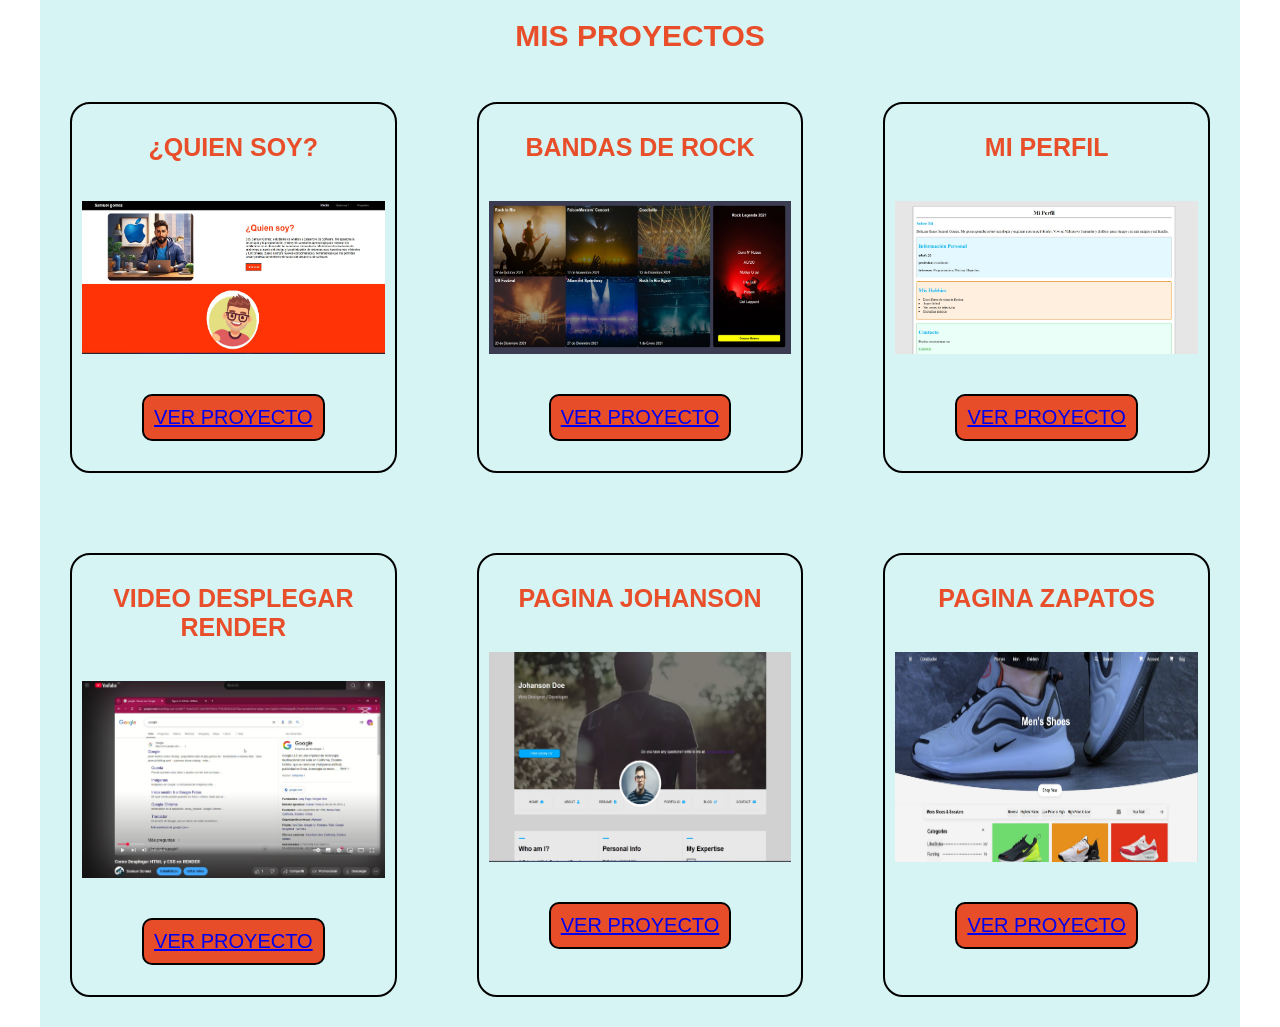
<file: index.html>
<!DOCTYPE html>
<html lang="en">

<head>
    <meta charset="UTF-8">
    <meta name="viewport" content="width=device-width, initial-scale=1.0">
    <link rel="stylesheet" href="styles.css">
    <title>Proyecto Samuel Gomez</title>
</head>

<body>
    <div class="page">
        <div >
            <h1>MIS PROYECTOS</h1>
        </div>
        <div class="container">
            <div class="proyecto1">
                <h2>¿QUIEN SOY?</h2>
                <img src="/img/1.jpg" alt="">
                <button>
                    <a href="/QUIEN SOY/index.html" target="_blank">VER PROYECTO</a>
                </button>
            </div>
            <div class="proyecto2">
                <h2>BANDAS DE ROCK</h2>
                <img src="/img/2.jpg" alt="">
                <button>
                    <a href="/bandas de rock/index.html" target="_blank">VER PROYECTO</a>
                </button>
            </div>
            <div class="proyecto3">
                <h2>MI PERFIL</h2>
                <img src="/img/3.jpg" alt="">
                <button>
                    <a href="/MI PERFIL/index.html" target="_blank">VER PROYECTO</a>
                </button>
            </div >
            <div class="proyecto4">
                <h2>VIDEO DESPLEGAR RENDER</h2>
                <img src="/img/4.jpg" alt="">
                <button>
                    <a href="https://youtu.be/msJDXHGS7AU" target="_blank">VER PROYECTO</a>
                </button>
            </div>
            <div class="proyecto5">
                <h2>PAGINA JOHANSON</h2>
                <img src="/img/5.jpg" alt="">
                <button>
                    <a href="/pagina_johanson/index.html" target="_blank">VER PROYECTO</a>
                </button>
            </div>
            <div class="proyecto5">
                <h2>PAGINA ZAPATOS</h2>
                <img src="/img/zapatos.jpg" alt="">
                <button>
                    <a href="/pagina zapatos/index.html" target="_blank">VER PROYECTO</a>
                </button>
            </div>
        </div>
    </div>
</body>


</html>
</file>
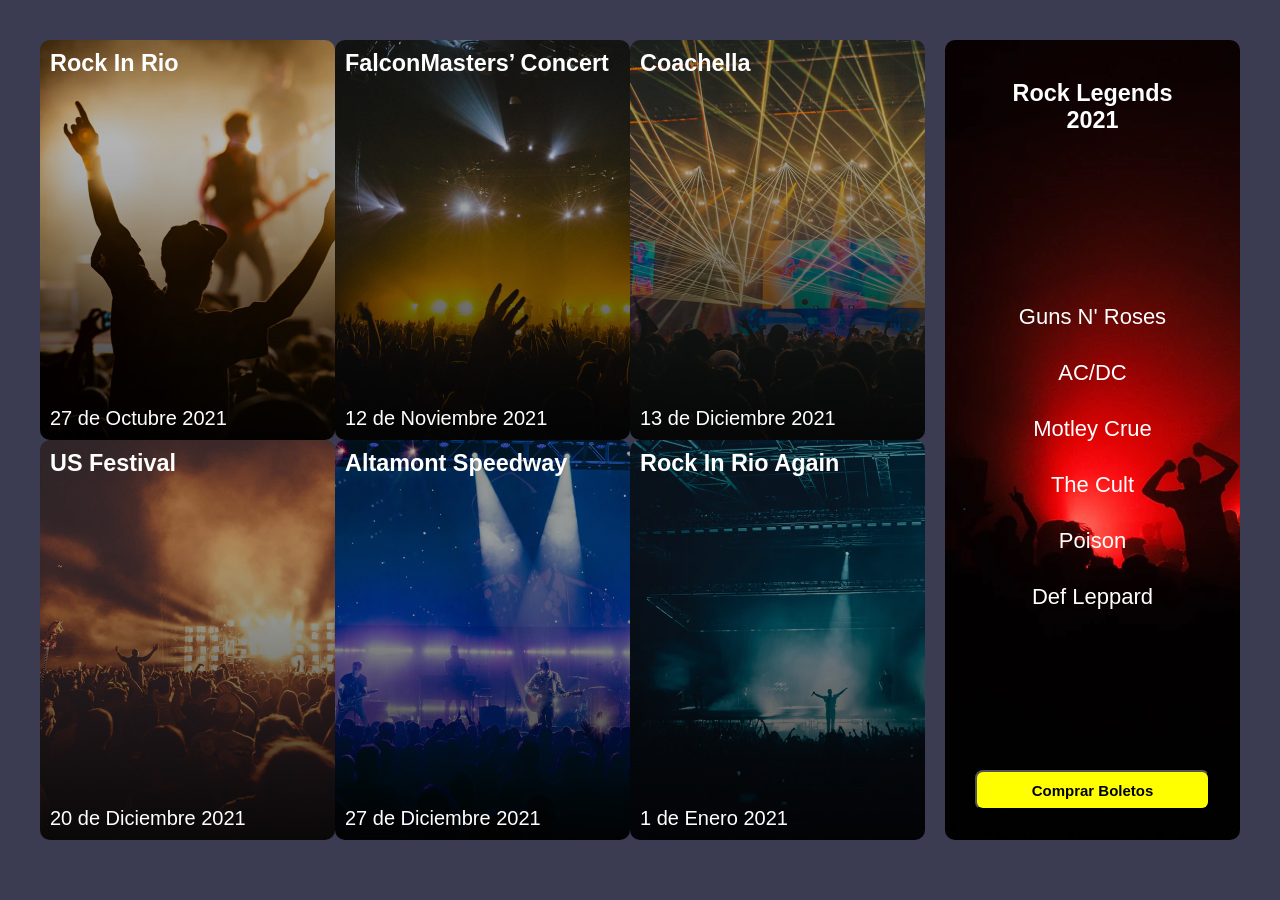
<file: bandas de rock/index.html>
<!DOCTYPE html>
<html lang="en">

<head>
	<meta charset="UTF-8">
	<meta http-equiv="X-UA-Compatible" content="IE=edge">
	<meta name="viewport" content="width=device-width, initial-scale=1.0">
	<link rel="preconnect" href="https://fonts.googleapis.com">
	<link rel="preconnect" href="https://fonts.gstatic.com" crossorigin>
	<link href="https://fonts.googleapis.com/css2?family=Roboto:wght@400;700&display=swap" rel="stylesheet">
	<link rel="stylesheet" href="/bandas de rock/estilos.css">
	<title>Flexbox vs CSS Grid</title>
</head>

<body>
	<div class="contenedor">
		<div class="contenedor-conciertos">
			<div class="card" style="background-image: url('./img/1.jpg')">
				<div class="textos">
					<h3>Rock In Rio</h3>
					<p>27 de Octubre 2021</p>
				</div>
			</div>
			<div class="card" style="background-image: url('./img/2.jpg')">
				<div class="textos">
					<h3>FalconMasters’ Concert</h3>
					<p>12 de Noviembre 2021</p>
				</div>
			</div>
			<div class="card" style="background-image: url('./img/3.jpg')">
				<div class="textos">
					<h3>Coachella</h3>
					<p>13 de Diciembre 2021</p>
				</div>
			</div>

			<div class="card" style="background-image: url('./img/4.jpg')">
				<div class="textos">
					<h3>US Festival</h3>
					<p>20 de Diciembre 2021</p>
				</div>
			</div>
			<div class="card" style="background-image: url('./img/5.jpg')">
				<div class="textos">
					<h3>Altamont Speedway</h3>
					<p>27 de Diciembre 2021</p>
				</div>
			</div>
			<div class="card" style="background-image: url('./img/6.jpg')">
				<div class="textos">
					<h3>Rock In Rio Again</h3>
					<p>1 de Enero 2021</p>
				</div>
			</div>
		</div>

		<div class="banner" style="background-image: url('./img/banner.jpg')">
			<h3>Rock Legends 2021</h3>

			<ul>
				<li>Guns N' Roses</li>
				<li>AC/DC</li>
				<li>Motley Crue</li>
				<li>The Cult</li>
				<li>Poison</li>
				<li>Def Leppard</li>
			</ul>
			<button class="boton">Comprar Boletos</button>
		</div>
	</div>
</body>

</html>
</file>
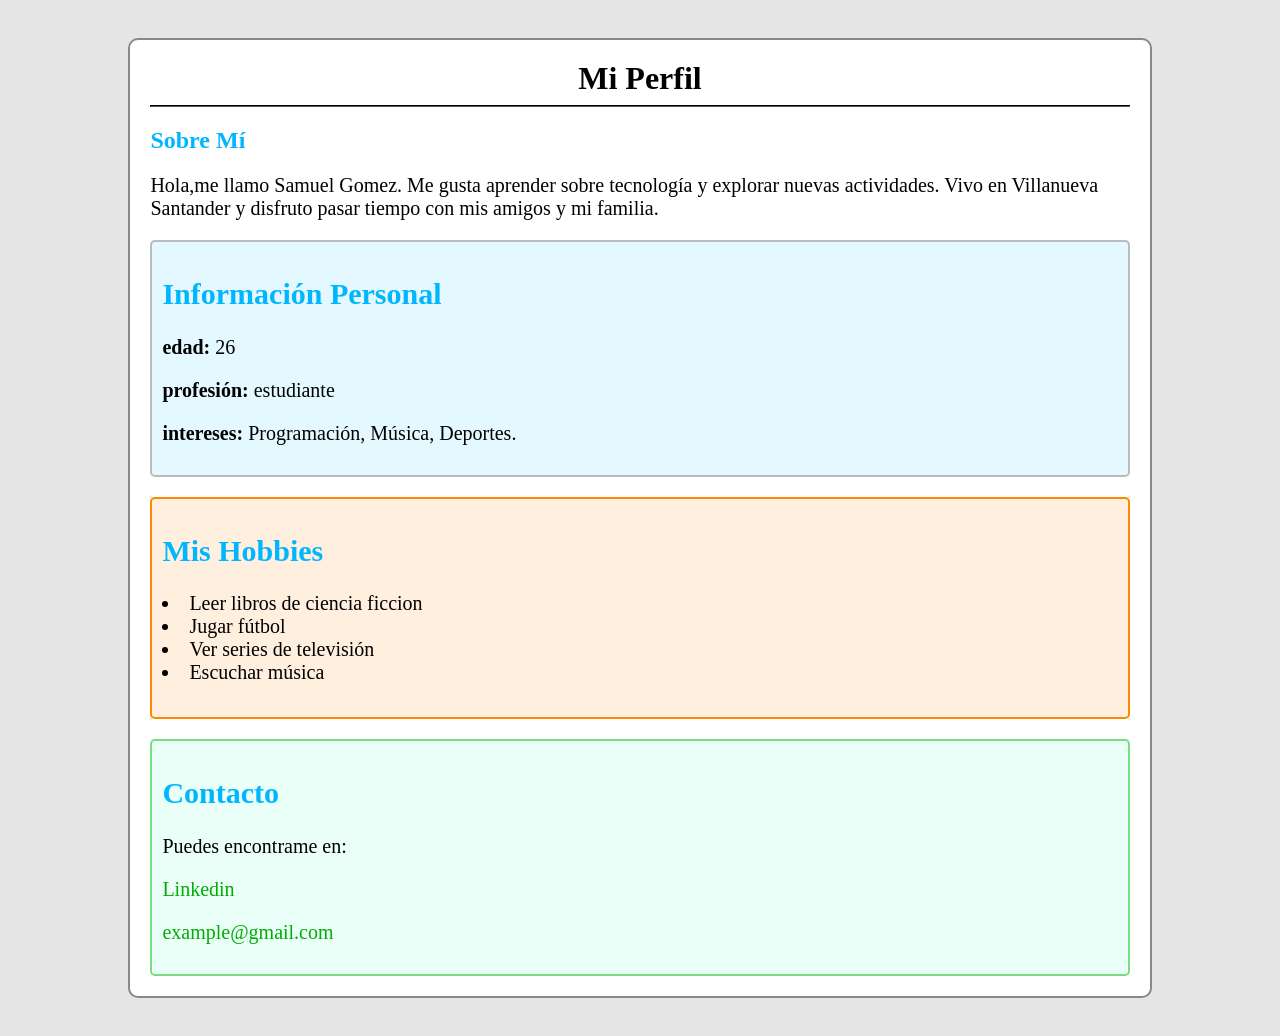
<file: MI PERFIL/index.html>
<!DOCTYPE html>
<html lang="en">

<head>
    <meta charset="UTF-8">
    <meta name="viewport" content="width=device-width, initial-scale=1.0">
    <title>ejercicio 1</title>
    <link rel="stylesheet" href="/MI PERFIL/styles.css">
</head>

<body>
    <div class="principal">
        <h1>Mi Perfil</h1>
        <HR>
        <h2> Sobre Mí</h2>
        <P>Hola,me llamo Samuel Gomez. Me gusta aprender sobre tecnología y explorar nuevas actividades. Vivo en
            Villanueva Santander y disfruto pasar tiempo con mis amigos y mi familia.</P>
        <div class="inf">
            <h2>Información Personal</h2>
            <p><strong>edad:</strong> 26</p>
            <p><strong>profesión:</strong> estudiante</p>
            <p><strong>intereses:</strong> Programación, Música, Deportes.</p>
        </div>
        <div class="list">
            <h2>Mis Hobbies</h2>
            <li>Leer libros de ciencia ficcion</li>
            <li>Jugar fútbol</li>
            <li>Ver series de televisión</li>
            <li>Escuchar música</li>
            <br>
        </div>

        <div class="cont">
            <h2>Contacto</h2>
            <p>Puedes encontrame en:</p>
            <p class="like">Linkedin</p>
            <p class="mail">example@gmail.com</p>

        </div>
    </div>

</body>

</html>
</file>
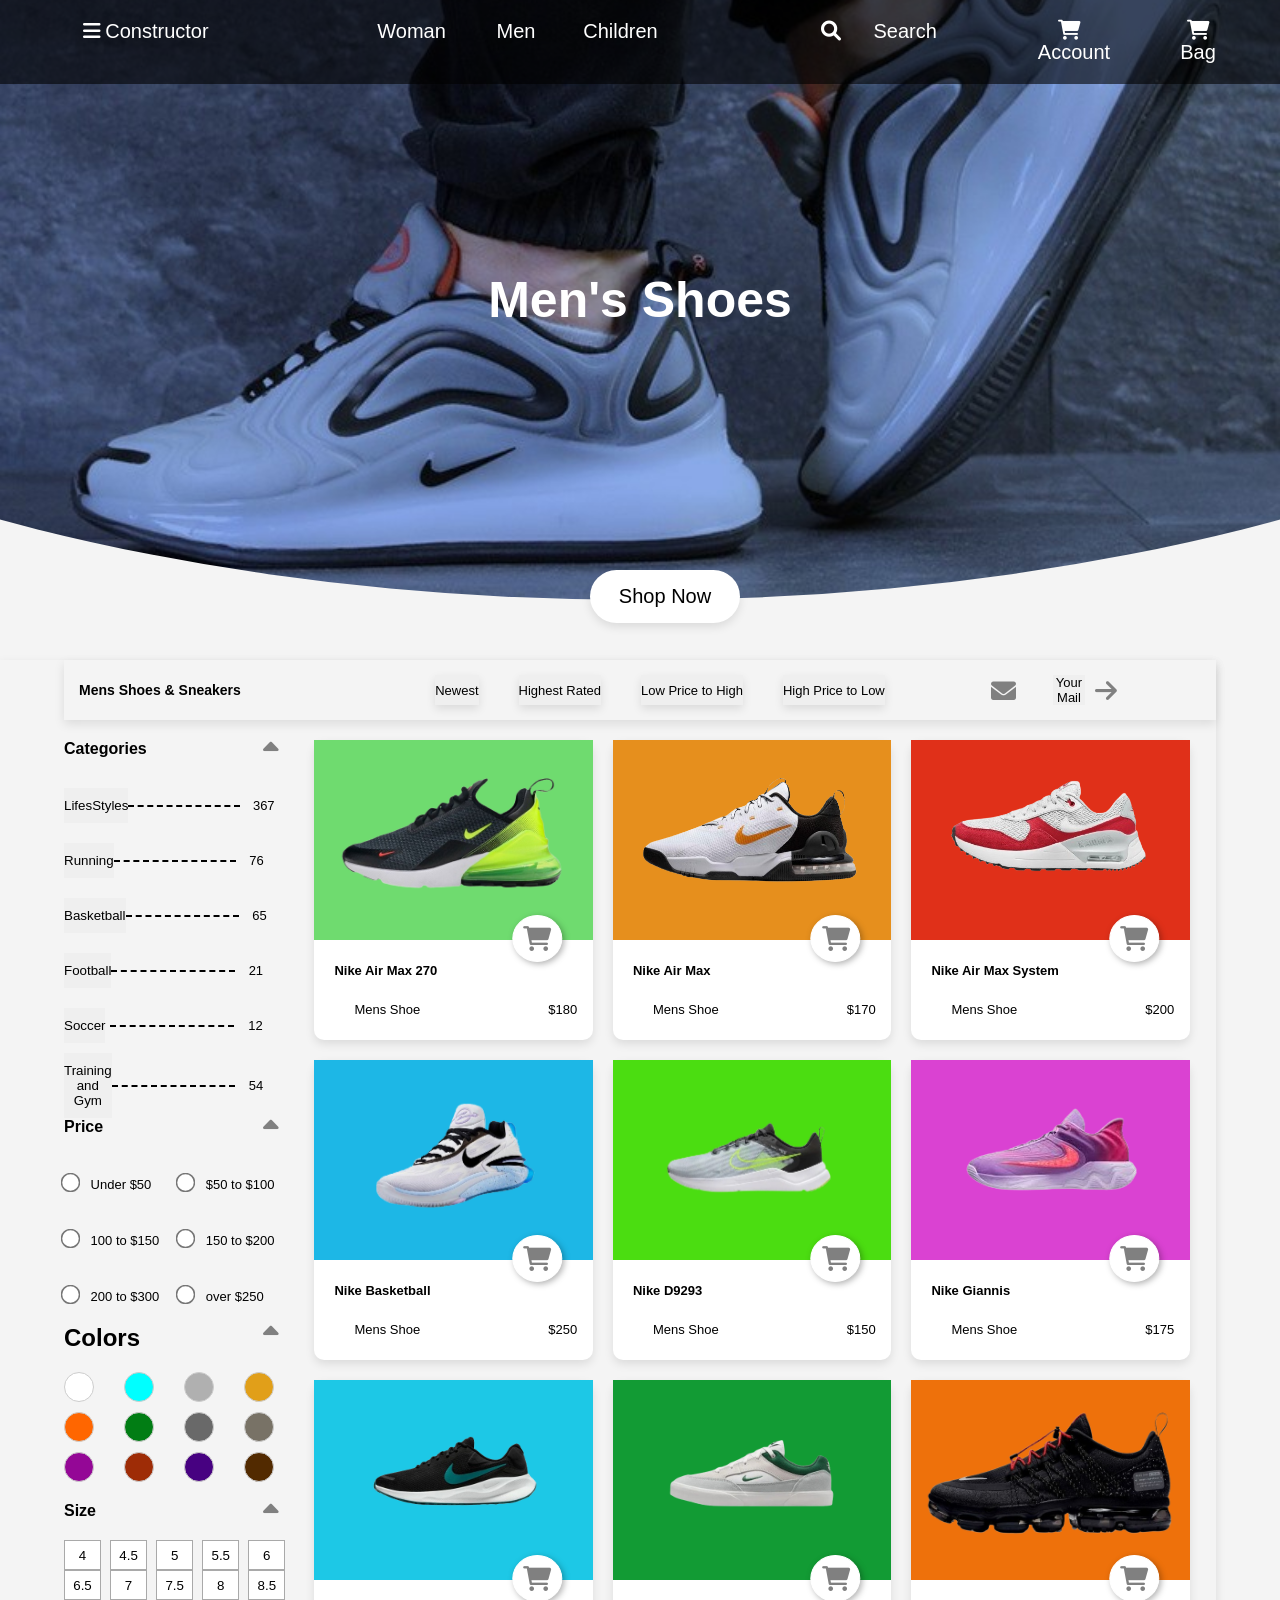
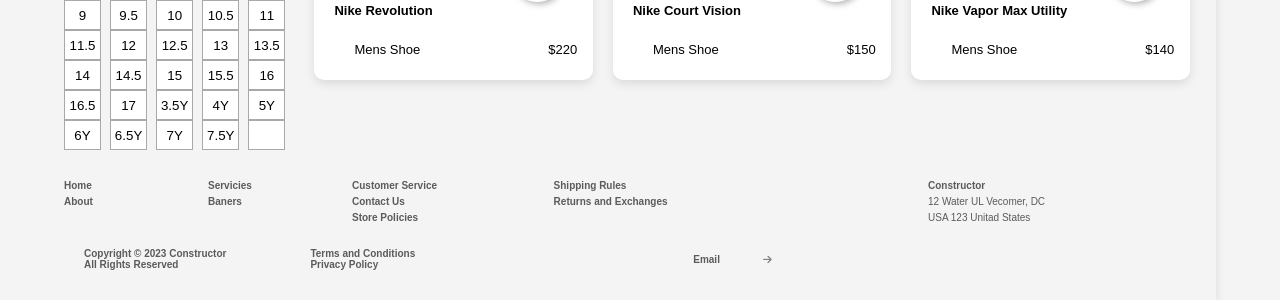
<file: pagina zapatos/index.html>
<!DOCTYPE html>

<html lang="en">

<head>
    <meta charset="UTF-8">
    <meta name="viewport" content="width=device-width, initial-scale=1.0">
    <title>Men's Shoes</title>
    <link rel="stylesheet" href="/pagina zapatos/styles.css">
    <link rel="stylesheet" href="https://cdnjs.cloudflare.com/ajax/libs/font-awesome/6.0.0/css/all.min.css">

</head>

<body>
    <header>
        <div class="constructor">
            <i id="iconheader" class="fa-solid fa-bars"></i>
            <button class="hedboton"> Constructor </button>
        </div>

        <div>
            <button class="hedboton">Woman </button>
            <button class="hedboton">Men </button>
            <button class="hedboton">Children </button>
        </div>
        <div>
            <div class="colmuna4-2">
                <i id="iconheader" class="fa fa-search"></i>
                <button class="hedboton"> Search </button>
            </div>
        </div>
        <div class="columna4">
            <div class="colmuna4-2">
                <i id="iconheader" class="fa-solid fa-cart-shopping"></i>
                <button class="hedboton"> Account </button>
            </div>

            <div class="colmuna4-3">
                <i id="iconheader" class="fa-solid fa-cart-shopping"></i>
                <button class="hedboton">Bag</button>
            </div>



        </div>
    </header>
    <div class="principal">
        <div class="hero">
            <h1>Men's Shoes</h1>
        </div>

        <div class="shop">
            <button>Shop Now</button>
        </div>


        <div class="menu">
            <div class="filters">
                <div class="filter-mens">
                    <h2>Mens Shoes & Sneakers</h2>
                </div>
                <div class="filter-options">
                    <button>Newest</button>
                    <button>Highest Rated</button>
                    <button>Low Price to High</button>
                    <button>High Price to Low</button>
                </div>
                <div class="filter-options2">
                    <div class="yourmail">
                        <i id="mailboton" class="fa-solid fa-envelope"></i>
                        <button>Your Mail</button>
                         <i id="mailboton" class="fa-solid fa-arrow-right"></i>
                    </div>

                </div>
            </div>
            <div class="submenu">
                <div class="categorias">
                    <div class="categoria1">
                        <div class="titulocategoria">
                            <h2>Categories</h2>
                            <i class="fa-solid fa-sort-up"></i>
                        </div>


                        <div class="subcategoria">
                            <div><button>LifesStyles</button></div>
                            <div>
                                <hr class="linea">
                            </div>
                            <div>
                                <p>367</p>
                            </div>
                        </div>
                        <div class="subcategoria">
                            <div><button>Running</button></div>
                            <div>
                                <hr class="linea">
                            </div>
                            <div>
                                <p>76</p>
                            </div>
                        </div>
                        <div class="subcategoria">
                            <div><button>Basketball</button></div>
                            <div>
                                <hr class="linea">
                            </div>
                            <div>
                                <p>65</p>
                            </div>
                        </div>
                        <div class="subcategoria">
                            <div><button>Football</button></div>
                            <div>
                                <hr class="linea">
                            </div>
                            <div>
                                <p>21</p>
                            </div>
                        </div>
                        <div class="subcategoria">
                            <div><button>Soccer</button></div>
                            <div>
                                <hr class="linea">
                            </div>
                            <div>
                                <p>12</p>
                            </div>
                        </div>
                        <div class="subcategoria">
                            <div><button>Training and Gym</button></div>
                            <div>
                                <hr class="linea">
                            </div>
                            <div>
                                <p>54</p>
                            </div>
                        </div>
                    </div>
                    <div class="categoria2">
                        <div class="titulocategoria">
                            <h2>Price</h2>
                            <i class="fa-solid fa-sort-up"></i>
                        </div>
                        <div class="precios">
                            <label class="seleccion">
                                <input type="radio" name="name" class="radio-button">
                                Under $50
                            </label>
                            <label class="seleccion">
                                <input type="radio" name="name" class="radio-button">
                                $50 to $100
                            </label>
                            <label class="seleccion">
                                <input type="radio" name="name" class="radio-button">
                                100 to $150
                            </label>
                            <label class="seleccion">
                                <input type="radio" name="name" class="radio-button">
                                150 to $200
                            </label>
                            <label class="seleccion">
                                <input type="radio" name="name" class="radio-button">
                                200 to $300
                            </label>
                            <label class="seleccion">
                                <input type="radio" name="name" class="radio-button">
                                over $250
                            </label>
                        </div>
                    </div>
                    <div class="categoria3">
                        <div class="titulocategoria">
                            <h2>Colors</h2>
                            <i class="fa-solid fa-sort-up"></i>
                        </div>
                        <div class="colores">
                            <button class="boton-1"></button>
                            <button class="boton-2"></button>
                            <button class="boton-3"></button>
                            <button class="boton-4"></button>
                            <button class="boton-5"></button>
                            <button class="boton-6"></button>
                            <button class="boton-7"></button>
                            <button class="boton-8"></button>
                            <button class="boton-9"></button>
                            <button class="boton-10"></button>
                            <button class="boton-11"></button>
                            <button class="boton-12"></button>
                        </div>
                    </div>
                    <div class="categoria4">
                        <div class="titulocategoria">
                            <h2>Size</h2>
                            <i class="fa-solid fa-sort-up"></i>
                        </div>
                        <div class="sizes">
                            <button class="boton">4</button>
                            <button class="boton">4.5</button>
                            <button class="boton">5</button>
                            <button class="boton">5.5</button>
                            <button class="boton">6</button>
                            <button class="boton">6.5</button>
                            <button class="boton">7</button>
                            <button class="boton">7.5</button>
                            <button class="boton">8</button>
                            <button class="boton">8.5</button>
                            <button class="boton">9</button>
                            <button class="boton">9.5</button>
                            <button class="boton">10</button>
                            <button class="boton">10.5</button>
                            <button class="boton">11</button>
                            <button class="boton">11.5</button>
                            <button class="boton">12</button>
                            <button class="boton">12.5</button>
                            <button class="boton">13</button>
                            <button class="boton">13.5</button>
                            <button class="boton">14</button>
                            <button class="boton">14.5</button>
                            <button class="boton">15</button>
                            <button class="boton">15.5</button>
                            <button class="boton">16</button>
                            <button class="boton">16.5</button>
                            <button class="boton">17</button>
                            <button class="boton">3.5Y</button>
                            <button class="boton">4Y</button>
                            <button class="boton">5Y</button>
                            <button class="boton">6Y</button>
                            <button class="boton">6.5Y</button>
                            <button class="boton">7Y</button>
                            <button class="boton">7.5Y</button>
                            <button class="boton"></button>

                        </div>
                    </div>
                </div>
                <div class="products">
                    <div class="product">
                        <div class="imgshoe">
                            <img class="img1" src="/pagina zapatos/img/nike270.png" alt="Nike Air Max 270">
                        </div>
                        <div class="icono">
                            <button><i class="fa-solid fa-cart-shopping"></i> </button>
                        </div>
                        <div class="descripcion">
                            <h3>Nike Air Max 270</h3>
                            <div class="shoemen">
                                <p>Mens Shoe</p>
                                <p>$180</p>
                            </div>
                        </div>
                    </div>
                    <div class="product">
                        <div class="imgshoe1">
                            <img class="img1" src="/pagina zapatos/img/nikeairmax.png" alt="Nike Air Max">
                        </div>
                        <div class="icono">
                            <button><i class="fa-solid fa-cart-shopping"></i> </button>
                        </div>
                        <div class="descripcion">
                            <h3>Nike Air Max</h3>
                            <div class="shoemen">
                                <p>Mens Shoe</p>
                                <p>$170</p>
                            </div>
                        </div>
                    </div>
                    <div class="product">
                        <div class="imgshoe2">
                            <img class="img1" src="/pagina zapatos/img/nikeairmaxsystm.png" alt="Nike Air Max 270">
                        </div>
                        <div class="icono">
                            <button><i class="fa-solid fa-cart-shopping"></i> </button>
                        </div>
                        <div class="descripcion">
                            <h3>Nike Air Max System</h3>
                            <div class="shoemen">
                                <p>Mens Shoe</p>
                                <p>$200</p>
                            </div>
                        </div>
                    </div>
                    <div class="product">
                        <div class="imgshoe3">
                            <img src="/pagina zapatos/img/nikebasketball.png" alt="Nike Air Max 270">
                        </div>
                        <div class="icono">
                            <button><i class="fa-solid fa-cart-shopping"></i> </button>
                        </div>
                        <div class="descripcion">
                            <h3>Nike Basketball</h3>
                            <div class="shoemen">
                                <p>Mens Shoe</p>
                                <p>$250</p>
                            </div>
                        </div>
                    </div>
                    <div class="product">
                        <div class="imgshoe4">
                            <img src="/pagina zapatos/img/nikedd9293.png" alt="Nike Air Max 270">
                        </div>
                        <div class="icono">
                            <button><i class="fa-solid fa-cart-shopping"></i> </button>
                        </div>
                        <div class="descripcion">
                            <h3>Nike D9293</h3>
                            <div class="shoemen">
                                <p>Mens Shoe</p>
                                <p>$150</p>
                            </div>
                        </div>
                    </div>
                    <div class="product">
                        <div class="imgshoe5">
                            <img src="/pagina zapatos/img/nikegiannis.png" alt="Nike Air Max 270">
                        </div>
                        <div class="icono">
                            <button><i class="fa-solid fa-cart-shopping"></i> </button>
                        </div>
                        <div class="descripcion">
                            <h3>Nike Giannis</h3>
                            <div class="shoemen">
                                <p>Mens Shoe</p>
                                <p>$175</p>
                            </div>
                        </div>
                    </div>
                    <div class="product">
                        <div class="imgshoe6">
                            <img src="/pagina zapatos/img/nikerevolution.png" alt="Nike Air Max 270">
                        </div>
                        <div class="icono">
                            <button><i class="fa-solid fa-cart-shopping"></i> </button>
                        </div>
                        <div class="descripcion">
                            <h3>Nike Revolution</h3>
                            <div class="shoemen">
                                <p>Mens Shoe</p>
                                <p>$220</p>
                            </div>
                        </div>
                    </div>
                    <div class="product">
                        <div class="imgshoe7">
                            <img src="/pagina zapatos/img/nikesbmalo.png" alt="Nike Air Max 270">
                        </div>
                        <div class="icono">
                            <button><i class="fa-solid fa-cart-shopping"></i> </button>
                        </div>
                        <div class="descripcion">
                            <h3>Nike Court Vision</h3>
                            <div class="shoemen">
                                <p>Mens Shoe</p>
                                <p>$150</p>
                            </div>
                        </div>
                    </div>
                    <div class="product">
                        <div class="imgshoe8">
                            <img src="/pagina zapatos/img/nikevapormax.png" alt="Nike Air Max 270">
                        </div>
                        <div class="icono">
                            <button><i class="fa-solid fa-cart-shopping"></i> </button>
                        </div>
                        <div class="descripcion">
                            <h3>Nike Vapor Max Utility</h3>
                            <div class="shoemen">
                                <p>Mens Shoe</p>
                                <p>$140</p>
                            </div>
                        </div>
                    </div>


                </div>

                
            </div>
            <footer>
                <div class="foote">
                    <div class="sesion1">

                        <div>
                            <h3>Home</h3>
                            <h3>About</h3>
                        </div>
                        <div>
                            <h3>Servicies</h3>
                            <h3>Baners</h3>
                        </div>


                    </div>
                </div>
                <div class="sesion2">
                    <div>
                        <h3>Customer Service</h3>
                        <h3>Contact Us</h3>
                        <h3>Store Policies</h3>
                    </div>
                    <div>
                        <h3>Shipping Rules</h3>
                        <h3>Returns and Exchanges</h3>
                    </div>
                </div>
                <div class="sesion3">

                    <div>
                        <h2>Constructor</h2>
                    </div>
                    <div>
                        <p>12 Water UL Vecomer, DC</p>
                        <p>USA 123 Unitad States</p>
                    </div>
                </div>
        </footer>
     <div class="termsandconditions">
            <div>
                <h3>Copyright © 2023 Constructor</h3>
                <h3>All Rights Reserved</h3>
            </div>
            <div>
                <h3>Terms and Conditions</h3>
                <h3>Privacy Policy</h3>
            </div>
            <div class="mailfooter">
                <h3>Email</h3>
                <i id="mailboton" class="fa-solid fa-arrow-right"></i>
            </div>
        </div>
    </div>

    </div>
</body>

</html>
</file>
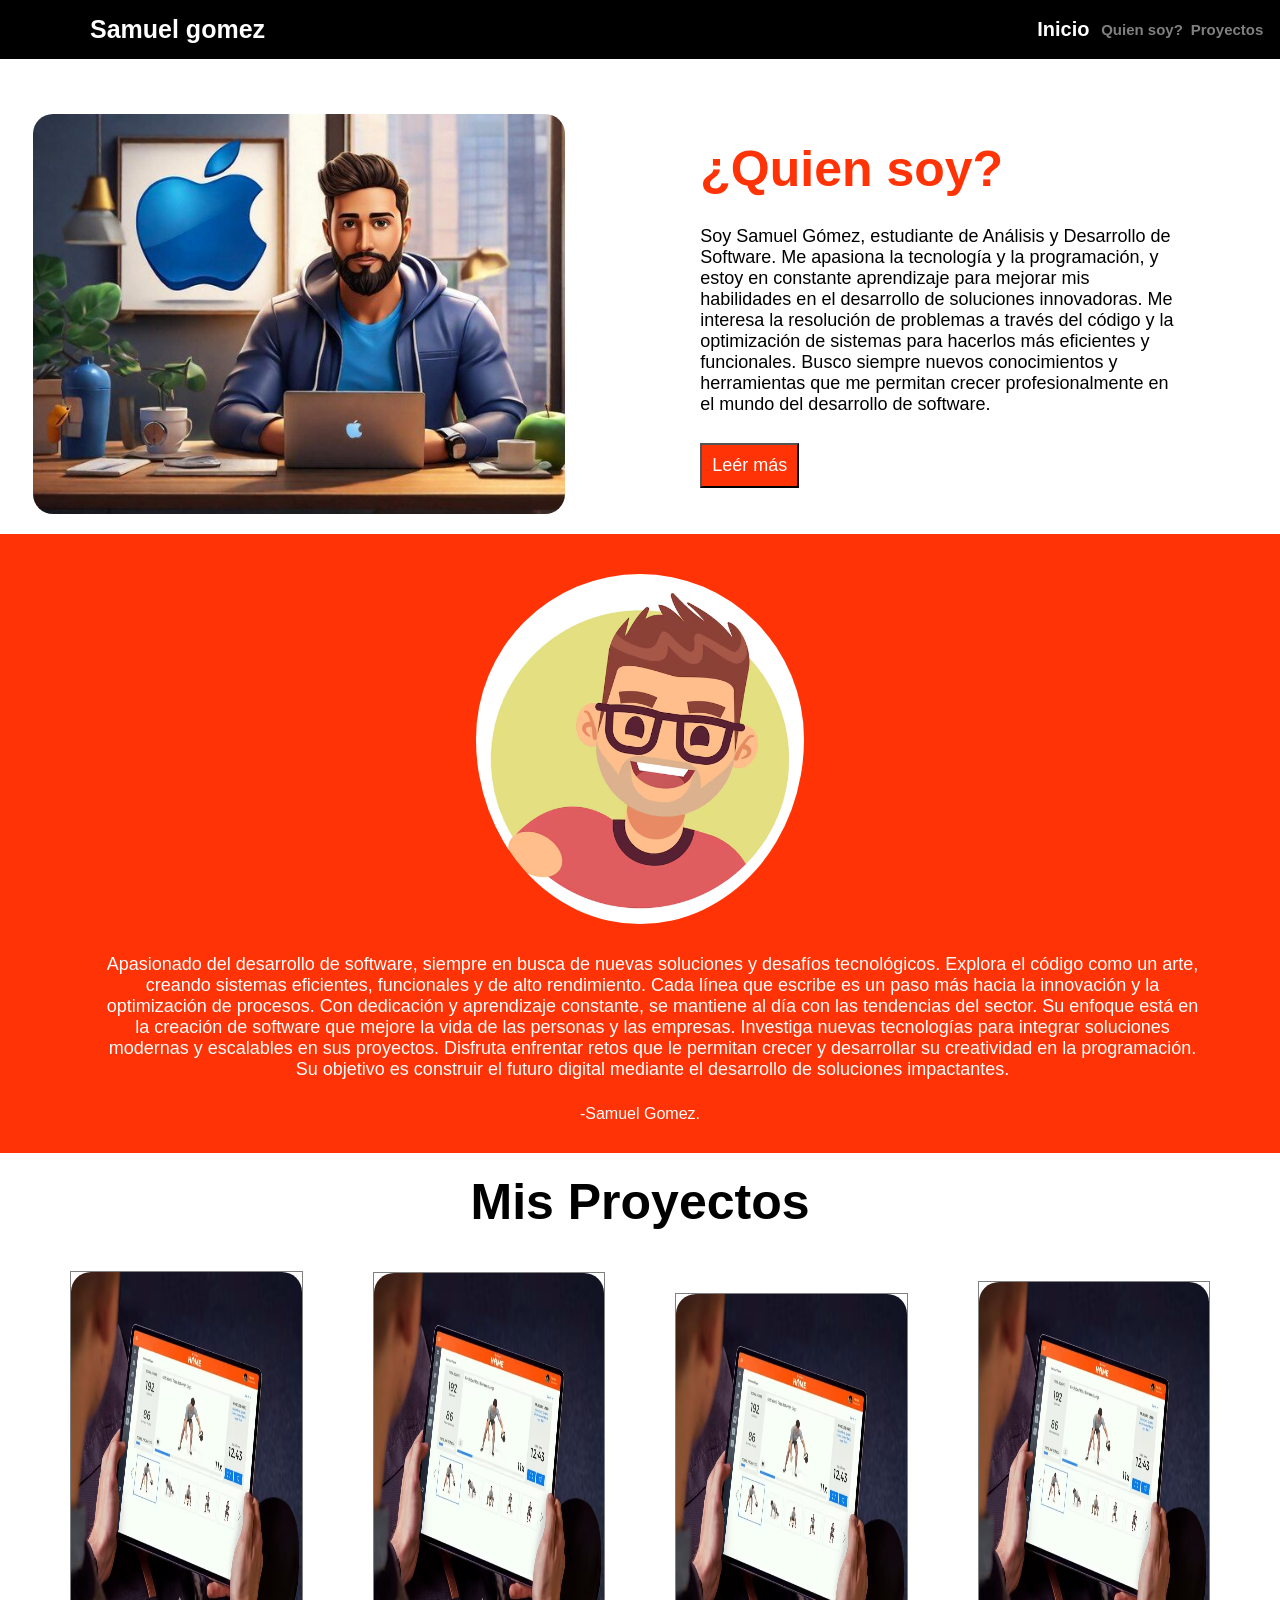
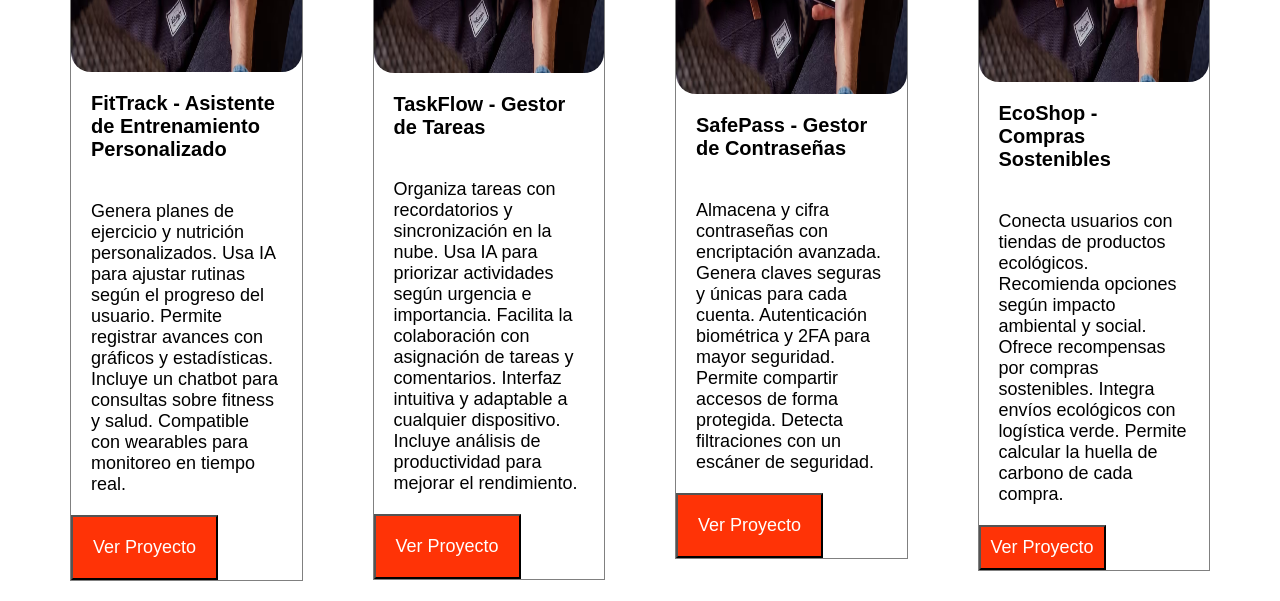
<file: QUIEN SOY/index.html>
<!DOCTYPE html>
<html lang="en">
<head>
    <meta charset="UTF-8">
    <meta name="viewport" content="width=device-width, initial-scale=1.0">
    <title>Document</title>
    <link rel="stylesheet" href="/QUIEN SOY/styles.css">
</head>
<body>
    <header>
        <h1 class="name">Samuel gomez</h1>
        <h2>Inicio</h2>
        <h3>Quien soy?</h3>
        <h3>Proyectos</h3>
    </header>
    <div class="container">
        <div class="im">
            <div>
                <img src=img/1.jpg>
            </div>
            <div class="imtext">
                <h1>¿Quien soy?</h1>
                <br>
                <p>Soy Samuel Gómez, estudiante de Análisis y Desarrollo de Software. Me apasiona la tecnología y la
                    programación, y estoy en constante aprendizaje para mejorar mis habilidades en el desarrollo de
                    soluciones innovadoras.
                    Me interesa la resolución de problemas a través del código y la optimización de sistemas para
                    hacerlos más eficientes y funcionales. Busco siempre nuevos conocimientos y herramientas que me
                    permitan crecer profesionalmente en el mundo del desarrollo de software. </p>
                <br>
                <button>Leér más</button>
            </div>
        </div>
        <div class="perfil">
            <div>
                <img class="img2" src="img/2.jpg">
            </div>
            <div>
                <p class="perfilp">Apasionado del desarrollo de software, siempre en busca de nuevas soluciones y
                    desafíos tecnológicos.
                    Explora el código como un arte, creando sistemas eficientes, funcionales y de alto rendimiento.
                    Cada línea que escribe es un paso más hacia la innovación y la optimización de procesos.
                    Con dedicación y aprendizaje constante, se mantiene al día con las tendencias del sector.
                    Su enfoque está en la creación de software que mejore la vida de las personas y las empresas.
                    Investiga nuevas tecnologías para integrar soluciones modernas y escalables en sus proyectos.
                    Disfruta enfrentar retos que le permitan crecer y desarrollar su creatividad en la programación.
                    Su objetivo es construir el futuro digital mediante el desarrollo de soluciones impactantes.</p>
                <footer>-Samuel Gomez.</footer>
            </div>
        </div>
        <h1 class="titulproyect">Mis Proyectos</h1>
        <div class="proyectos">
            <div>
                <div class="titbaners">
                    <img class="imgproyect" src="img/3.jpg">
                    <h2 class="enunciado">FitTrack - Asistente de Entrenamiento Personalizado</h2>
                    <p class="enunciado">Genera planes de ejercicio y nutrición personalizados.
                        Usa IA para ajustar rutinas según el progreso del usuario.
                        Permite registrar avances con gráficos y estadísticas.
                        Incluye un chatbot para consultas sobre fitness y salud.
                        Compatible con wearables para monitoreo en tiempo real.</p>
                    <button class="enunciado">Ver Proyecto</button>
                </div>
            </div>
            <div>
                <div class="titbaners">
                    <img class="imgproyect" src="img/3.jpg">
                    <h2 class="enunciado">TaskFlow - Gestor de Tareas</h2>
                    <p class="enunciado">Organiza tareas con recordatorios y sincronización en la nube.
                        Usa IA para priorizar actividades según urgencia e importancia.
                        Facilita la colaboración con asignación de tareas y comentarios.
                        Interfaz intuitiva y adaptable a cualquier dispositivo.
                        Incluye análisis de productividad para mejorar el rendimiento.</p>
                    <button class="enunciado">Ver Proyecto</button>
                </div>
            </div>
            <div>
                <div class="titbaners">
                    <img class="imgproyect" src="img/3.jpg">
                    <h2 class="enunciado">SafePass - Gestor de Contraseñas</h2>
                    <p class="enunciado">Almacena y cifra contraseñas con encriptación avanzada.
                        Genera claves seguras y únicas para cada cuenta.
                        Autenticación biométrica y 2FA para mayor seguridad.
                        Permite compartir accesos de forma protegida.
                        Detecta filtraciones con un escáner de seguridad.</p>
                    <button class="enunciado">Ver Proyecto</button>
                </div>
            </div>
            <div>
                <div class="titbaners">
                    <img class="imgproyect" src="img/3.jpg">
                    <h2 class="enunciado">EcoShop - Compras Sostenibles</h2>
                    <p class="enunciado">Conecta usuarios con tiendas de productos ecológicos.
                        Recomienda opciones según impacto ambiental y social.
                        Ofrece recompensas por compras sostenibles.
                        Integra envíos ecológicos con logística verde.
                        Permite calcular la huella de carbono de cada compra.</p>
                    <button class="bot">Ver Proyecto</button>
                </div>
            </div>
</body>
</html>
</file>
<file: styles.css>
*{
    margin: 0;
    padding: 0;
}
.page{
    background-color: rgba(40, 194, 194, 0.183);
    max-width: 1200px;
    margin: 0 auto;
}
.container {
    display: grid;
    grid-template-columns: 1fr 1fr 1fr;
    justify-items: center;
    gap: 80px;
    padding: 30px;
    
}

img {
    width: 100%;
    height: 50%;
    margin: 20px;
}

.proyecto1,.proyecto2,.proyecto3,.proyecto4,.proyecto5 {
    display: flex;
    flex-direction: column;
    justify-items: center;
    align-items: center;
    padding: 10px;
    border: 2px solid black;
    border-radius: 20px;
}


button{
    background-color: rgba(233, 63, 24, 0.923);
    color: white;
    border: 2px solid black;
    border-radius: 10px;
    padding: 10px;
    margin: 20px;
    font-size: 20px;
}
h1{
    display: flex;
    flex-direction: column;
    justify-items: center;
    align-items: center;
    color: rgba(233, 63, 24, 0.923);
    text-align: center;
    font-size: 30px;
    font-family: 'Gill Sans', 'Gill Sans MT', Calibri, 'Trebuchet MS', sans-serif;
    padding: 19px;
}
h2{
    display: flex;
    flex-direction: column;
    justify-items: center;
    align-items: center;
    color: rgba(233, 63, 24, 0.923);
    text-align: center;
    font-size: 25px;
    font-family: 'Gill Sans', 'Gill Sans MT', Calibri, 'Trebuchet MS', sans-serif;
    padding: 19px;
}
@MEDIA(MAX-WIDTH: 1000PX){
    .container{
        grid-template-columns: 1fr 1fr;
        margin: 50px;
        margin-top: 0px;
        
    }
    h1{
        font-size: 40px;
    }
    h2{
        font-size: 26px;
    }
}
@media(max-width: 500px){
    .container{
        grid-template-columns: 1fr;
        margin-top: 0px;
        
    }
    h1{
        font-size: 30px;
        padding: 5px;
    }
    h2{
        font-size: 20px;
        margin: 0px;
        padding: 0px;
    }
    button{
        font-size: 10px;
        margin: 0px;
    }
}
</file>
<file: bandas de rock/estilos.css>
body{
    background-color: rgb(59, 59, 81);
    font-family: Arial;
    font-size: 20px;
}
.contenedor {
    height: 800px;
    display: grid;
    grid-template-columns: 3fr 1fr;
    gap: 20px;
    margin: 40px;

}

.contenedor-conciertos {
    display: grid;
    grid-template-columns: 1fr 1fr 1fr;

}
.card {
    background-size: cover;
    border-radius: 10px;
}
.textos{
    color:white;
    display: flex;
    flex-direction: column;
    height: 100%;
    justify-content: space-between;
}
h3,p{
    padding: 10px;
}
.banner{
    color: white;
    display: flex;
    flex-direction: column;
    justify-content: space-between;
    padding: 30px;
    background-size: cover;
    border-radius: 10px;
    text-align: center;
}
ul{
    padding: 0px;
}

li{
    padding: 15px;
    text-align: center;
    list-style-type: none;
    font-size: 22px;
    font-family: Arial;

}

.boton{
    background-color: yellow;
    border-radius: 8px;
    height: 40px;
    font-size: 15px;
    font-weight: bold;
}
*{
    margin: 0px;
}
</file>
<file: MI PERFIL/styles.css>
body {
    padding: 20px;
    background-color: rgba(81, 81, 81, 0.145);
    display: flex;
    justify-content: center;
}

h1 {
    text-align: center;
    margin: 0px;
}

h2 {
    color: rgb(0, 183, 255)
}

p {
    font-size: 20px;
}

hr {
    border-color: black;
    size: 20px;

}

.principal {
    background-color: white;
    padding: 20px;
    margin: 10px;
    width: 80%;
    border-radius: 10px;
    border: 2px solid rgb(136, 136, 136);
}

.inf,
.list,
.cont {
    margin-top: 20px;
    padding: 10px;
    font-size: 20px;
    border-radius: 5px;
}

.inf {
    background-color: rgba(3, 190, 253, 0.104);
    border: 2px solid rgb(187, 187, 187);
}

.list {
    background-color: rgba(249, 133, 1, 0.131);
    border: 2px solid rgb(253, 136, 3);
}

.cont {
    background-color: rgba(3, 255, 179, 0.079);
    border: 2px solid rgba(2, 186, 2, 0.488);
}

.mail,
.like {
    color: rgb(2, 173, 2);
}
</file>
<file: pagina zapatos/styles.css>
* {
    margin: 0;
    box-sizing: border-box;
    padding: 0;
}

body {
    font-family: Arial, sans-serif;
    margin: 0;
    padding: 0;
    background-color: #f4f4f4;
    max-width: 100%;
}

header {
    position: absolute;
    display: grid;
    grid-template-columns: 1fr 2fr 1fr 1fr;
    width: 100%;
    background: rgb(0 0 0 / 60%);
    padding: 20px;
    text-align: center;
    z-index: 1000;
}

.hedboton {
    width: 100px;
    font-size: 20px;
    background-color: #ffffff00;
    color: white;
    border: none;
    cursor: pointer;

}

.constructor button {
    width: 100px;
    font-size: 20px;
}

.constructor i {
    color: white;
    padding: 0px;
    font-size: 20px;
}

.columna4 {
    display: grid;
    grid-template-columns: 1fr 1fr;

}

.colmuna4-2 i {
    color: white;
    padding: 0px;
    padding-right: 10px;
    font-size: 20px;
}

.colmuna4-3 i {
    color: white;
    padding: 0px;
    font-size: 20px;
}

.hero {
    display: flex;
    flex-direction: column;
    justify-content: center;
    background: url('/pagina zapatos/img/1.jpg');
    background-size: cover;
    background-position: bottom;
    height: 600px;
    color: #fff;
    clip-path: ellipse(100% 100% at 50% 0%);
}

.hero h1 {
    font-size: 50px;
    text-align: center;


}

.shop {
    width: 100px;
    height: 60px;
    position: relative;
    left: 50%;
    transform: translateX(-50%);
    top: -30px;

}

.shop button {
    background-color: rgb(255, 255, 255);
    color: #000000;
    border: none;
    font-size: 20px;
    padding: 15px 15px;
    cursor: pointer;
    width: 150px;
    border-radius: 50px;
    box-shadow: 0px 4px 10px rgba(0, 0, 0, 0.1);

}

.menu {
    width: 95%;
    padding-left: 5%;
    box-shadow: 0px 4px 10px rgba(0, 0, 0, 0.1);
}

.filters {
    display: grid;
    grid-template-columns: 25% 50% 25%;
    gap: 20px;
    padding: 15px;
    box-shadow: 0px 4px 10px rgba(0, 0, 0, 0.1);
    cursor: pointer;
}

.filters h2 {
    font-size: 14px;
}

.filter-options {
    display: flex;
    flex-direction: row;
    justify-content: center;
    justify-items: center;

}

.filter-options button {
    margin: 0px 20px 0px 20px;
    font-size: 13px;
    width: auto;
    height: 30px;
    border: none;
    box-shadow: 0px 4px 10px rgba(0, 0, 0, 0.1);

}

.filter-options2 {
    display: grid;
    grid-template-columns: 4fr 2fr;
    margin: 0px px 0px 25px;
    font-size: 18px;
}

.filter-options2 button {
    margin: 0px 10px 0px 10px;
    font-size: 13px;
    width: auto;
    height: 30px;
    border: none;
    cursor: pointer;
}

.filter-mens {
    display: flex;
    flex-direction: column;
    justify-content: center;
    font-size: 18px;
}

.yourmail {
    display: grid;
    grid-template-columns: 1fr 1fr 1fr;
    padding-left: 30px;

}

#mailboton {
    display: flex;
    flex-direction: column;
    justify-content: center;
}

.flecha {
    display: flex;
    flex-direction: column;
    justify-content: center;
    font-size: 13px;
    text-align: center;
}


.submenu {
    display: grid;
    grid-template-columns: 20% 80%;
    gap: 20px;
    margin-top: 20px;
}


.products {
    display: grid;
    grid-template-columns: 1fr 1fr 1fr;
    gap: 20px;
    padding: 0px;
    height: 250px;
    width: 95%;
}

.product {
    background: #fff;
    text-align: center;
    border-radius: 10px;
    box-shadow: 0px 4px 10px rgba(0, 0, 0, 0.1);
}

.product h3,
.product p {
    text-align: left;
    margin: 0px 0px 0px 20px;
    font-size: 13px;

}

img {
    display: flex;
    flex-direction: column;
    justify-content: center;
    max-width: 100%;
    max-height: 100%;
    transform: rotateY(180deg);
    /* esta propiedad voltea la imagen*/
}

.imgshoe {
    background-color: rgb(111, 219, 111);
    display: flex;
    justify-content: center;
    place-items: center;
    overflow: hidden;
    height: 200px;
    width: 100;
    padding-top: 0px;
}

.imgshoe1 {
    background-color: rgb(230, 143, 29);
    display: flex;
    justify-content: center;
    place-items: center;
    overflow: hidden;
    height: 200px;
    width: 100;
    padding-top: 0px;
}

.imgshoe2 {
    background-color: rgb(224, 48, 25);
    display: flex;
    justify-content: center;
    place-items: center;
    overflow: hidden;
    height: 200px;
    width: 100;
    padding-top: 0px;
}

.imgshoe3 {
    background-color: rgb(29, 183, 230);
    display: flex;
    justify-content: center;
    place-items: center;
    overflow: hidden;
    height: 200px;
    width: 100;
    padding-top: 0px;
}

.imgshoe4 {
    background-color: rgb(75, 221, 17);
    display: flex;
    justify-content: center;
    place-items: center;
    overflow: hidden;
    height: 200px;
    width: 100;
    padding-top: 0px;

}

.imgshoe5 {
    background-color: rgb(218, 66, 210);
    display: flex;
    justify-content: center;
    place-items: center;
    overflow: hidden;
    height: 200px;
    width: 100;
    padding-top: 0px;
}

.imgshoe6 {
    background-color: rgb(29, 200, 230);
    display: flex;
    justify-content: center;
    place-items: center;
    overflow: hidden;
    height: 200px;
    width: 100;
    padding-top: 0px;
}

.imgshoe7 {
    background-color: rgb(18, 155, 52);
    display: flex;
    justify-content: center;
    place-items: center;
    overflow: hidden;
    height: 200px;
    width: 100;
    padding-top: 0px;

}

.imgshoe8 {
    background-color: rgb(238, 113, 11);
    display: flex;
    justify-content: center;
    place-items: center;
    overflow: hidden;
    height: 200px;
    width: 100;
    padding-top: 0px;
}


.shoemen {
    display: grid;
    grid-template-columns: 3fr 1fr;
    margin: 0px 0px 0px 20px;
    justify-items: left;
}

.descripcion {
    display: flex;
    flex-direction: column;
    justify-content: space-evenly;
    height: 100px;
}

.icono {
    position: relative;
    left: 50%;
    transform: translateX(-20%);
    top: -25px;
    height: 0;
}

.icono button {
    background-color: rgb(255, 255, 255);
    border: 1px solid white;
    filter: drop-shadow(2px 2px 3px rgba(0, 0, 0, 0.3));
    font-size: 15px;
    padding: 10px 10px;
    cursor: pointer;
    border-radius: 50%;
}

i {
    font-size: 25px;
    color: gray;
}

.titulocategoria {
    display: grid;
    grid-template-columns: 80% 20%;
}

.titulocategoria i {
    display: flex;
    justify-content: center;
}

.categoria1 {
    display: flex;
    flex-direction: column;
    padding: 0px;
}

.categoria1 h2 {
    font-size: 16px;
    margin-bottom: 20px;
}

.categoria1 button {
    border: none;
    padding: 10px 0px 10px 0px;
   
}

.subcategoria {
    display: grid;
    grid-template-columns: 1fr 3fr 1fr;
    justify-content: center;
    align-items: center;

}

.subcategoria p {
    font-size: 13px;
    padding: 20px 0px 20px 0px;
}

.subcategoria>*:not(hr) {
    justify-items: center;
}

.subcategoria hr {
    width: 90%;
    border: none;
    border-top: 2px dashed black;
}

.subcategoriafinal p {
    font-size: 10px;
}

.subcategoriafinal {
    display: grid;
    grid-template-columns: 5fr 5fr 1fr;
    justify-content: center;
    align-items: center;
}

.subcategoriafinal>*:not(hr) {
    justify-items: center;
}

.subcategoriafinal hr {
    width: 90%;
    border: none;
    border-top: 2px dashed black;
}

.precios {
    display: grid;
    grid-template-columns: 1fr 1fr;
    font-size: 20px;
}

.precios label {

    font-size: 13px;
    padding: 20px 0px 20px 0px;
}

.categoria2,
.categoria3,
.categoria4 {
    padding: 0px;

}

.categoria2 h2,
.categoria3 h2,
.categoria4 h2 {
    font-size: 16px;
    margin-bottom: 20px;
}

.radio-button {
    margin-right: 10px;
    transform: scale(1.5);
    background-color: #fff;
    border: 1px solid rgb(255, 255, 255);
}

.categoria3 h2 {
    font-size: 24px;
    margin-bottom: 20px;
}

.colores {
    display: grid;
    grid-template-columns: repeat(4, 1fr);
    gap: 10px;
    padding-bottom: 20px;
}

.boton-1 {
    width: 30px;
    height: 30px;
    border-radius: 50%;
    background-color: rgb(255, 255, 255);
    border: 1px solid rgb(205, 205, 205);
    cursor: pointer;
}

.boton-2 {
    width: 30px;
    height: 30px;
    border-radius: 50%;
    background-color: aqua;
    border: 1px solid rgb(205, 205, 205);
    cursor: pointer;
}

.boton-3 {
    width: 30px;
    height: 30px;
    border-radius: 50%;
    background-color: rgb(176, 176, 176);
    border: 1px solid rgb(205, 205, 205);
    cursor: pointer;
}

.boton-4 {
    width: 30px;
    height: 30px;
    border-radius: 50%;
    background-color: rgb(225, 159, 25);
    border: 1px solid rgb(205, 205, 205);
    cursor: pointer;
}

.boton-5 {
    width: 30px;
    height: 30px;
    border-radius: 50%;
    background-color: rgb(255, 102, 0);
    border: 1px solid rgb(205, 205, 205);
    cursor: pointer;
}

.boton-6 {
    width: 30px;
    height: 30px;
    border-radius: 50%;
    background-color: rgb(1, 125, 20);
    border: 1px solid rgb(205, 205, 205);
    cursor: pointer;
}

.boton-7 {
    width: 30px;
    height: 30px;
    border-radius: 50%;
    background-color: rgb(105, 105, 105);
    border: 1px solid rgb(205, 205, 205);
    cursor: pointer;
}

.boton-8 {
    width: 30px;
    height: 30px;
    border-radius: 50%;
    background-color: rgb(120, 114, 102);
    border: 1px solid rgb(205, 205, 205);
    cursor: pointer;
}

.boton-9 {
    width: 30px;
    height: 30px;
    border-radius: 50%;
    background-color: rgb(148, 7, 150);
    border: 1px solid rgb(205, 205, 205);
    cursor: pointer;
}

.boton-10 {
    width: 30px;
    height: 30px;
    border-radius: 50%;
    background-color: rgb(158, 44, 6);
    border: 1px solid rgb(205, 205, 205);
    cursor: pointer;
}

.boton-11 {
    width: 30px;
    height: 30px;
    border-radius: 50%;
    background-color: rgb(71, 1, 129);
    border: 1px solid rgb(205, 205, 205);
    cursor: pointer;
}

.boton-12 {
    width: 30px;
    height: 30px;
    border-radius: 50%;
    background-color: rgb(82, 42, 0);
    border: 1px solid rgb(205, 205, 205);
    cursor: pointer;
}

.sizes {
    display: grid;
    grid-template-columns: 20% 20% 20% 20% 20%;
    padding: 0px;
    cursor: pointer;
}

.boton {
    width: 37px;
    height: 30px;
    background-color: rgb(255, 255, 255);
    border: 1px solid rgb(169, 169, 169);
    cursor: pointer;
}

footer {
    display: grid;
    grid-template-columns: 1fr 2fr 1fr;
    padding-top: 30px;

}

.sesion1 {
    display: grid;
    grid-template-columns: 1fr 1fr;
}

.sesion2 {
    display: grid;
    grid-template-columns: 35% 65%;
}

.sesion1 h3,
.sesion2 h3,
.sesion3 h2,
.sesion3 p {
    color: rgb(91, 91, 91);
    font-size: 10px;
    padding-bottom: 5px;
}

.sesion3 {
    display: flex;
    flex-direction: column;
    justify-content: space-evenly;
    text-align: left;
}

.termsandconditions {
    display: grid;
    grid-template-columns: 20% 30% 50%;
    padding: 20px 0px 30px 20px;
}

.termsandconditions h3 {
    color: rgb(91, 91, 91);
    font-size: 10px;
}

.mailfooter {
    display: grid;
    grid-template-columns: 20% 80%;
    padding: 0px;
    text-align: center;
}

.mailfooter h3 {
    color: rgb(91, 91, 91);
    padding-top: 6px;

}

.mailfooter i {
    text-align: left;
    font-size: 10px;
}


@media (max-width: 1100px) {
    header {
        grid-template-columns: 1fr 2fr 1fr 2fr;
        padding: 0px;
        margin: 0px;
        height: 30px;
    }

    .hedboton {
        width: 70px;
        font-size: 10px;
        padding: 0px 10px 0px 10px;
    }

    .constructor button {
        width: 80px;
        height: 20px;
        font-size: 10px;
        padding: 0px 10px 0px 10px;
    }

    .constructor {
        display: grid;
        grid-template-columns: 1fr 1fr;
        padding: 0px 10px 0px 10px;
    }

    .colmuna4-2 i {
        color: white;
        padding: 0px;
        padding-right: 10px;
        font-size: 12px;
    }

    .colmuna4-3 i {
        color: white;
        padding: 0px;
        font-size: 10px;
    }

    .hero {
        height: 400px;
        clip-path: ellipse(100% 100% at 50% 0%);
    }


    .menu {
        padding: 0px;
        padding-left: 3%;
        width: 95%;
    }

    .submenu {
        display: grid;
        gap: 20px;
        margin-top: 20px;
    }

    .filters {
        display: grid;
        grid-template-columns: 20% 55% 25%;
        padding: 10px 0px 10px 0px;

    }

    .filters h2 {
        font-size: 11px;
    }

    .filter-options button {
        margin: 0px 10px 0px 10px;
        font-size: 10px;
        width: auto;
        height: 30px;
        border: none;
        box-shadow: 0px 4px 10px rgba(0, 0, 0, 0.1);
    }

    .yourmail {
        display: grid;
        grid-template-columns: 1fr 2fr 1fr;
        padding: 0px;
    }

    .filter-options2 button {
        margin: 0px;
        font-size: 10px;
        height: 30px;
        border: none;
        box-shadow: 0px 4px 10px rgba(0, 0, 0, 0.1);
    }

    .fa-solid {
        font-family: "Font Awesome 6 Free";
        font-weight: 900;
        font-size: 10px;
    }

    .imgshoe,
    .imgshoe1,
    .imgshoe2,
    .imgshoe3,
    .imgshoe4,
    .imgshoe5,
    .imgshoe6,
    .imgshoe7,
    .imgshoe8 {
        height: 150px;
    }

    .product h3,
    .product p {
        text-align: left;
        margin: 0px 0px 0px 20px;
        font-size: 10px;
    }

    .colores {
        grid-template-columns: repeat(4, 1fr);
        padding-bottom: 10px;
    }

    .products {
        grid-template-columns: repeat(3, 1fr);
        gap: 15px;
        height: 300px;
    }

    .precios {
        grid-template-columns: 1fr;
    }

    .product {
        height: 250px;
    }

    .sizes {
        grid-template-columns: 1fr 1fr 1fr 1fr;
    }

    .boton {
        width: 30px;
        height: 30px;
    }

 

    .hero h1 {
        font-size: 42px;
    }

    .categoria1,
    .categoria2,
    .categoria3,
    .categoria4 {
        padding-top: 10px;

    }

    .categoria1 h2,
    .categoria2 h2,
    .categoria3 h2,
    .categoria4 h2 {
        font-size: 12px;
        margin-bottom: 5px;
    }

    .subcategoria {
        padding: 0px;
    }

    .subcategoria p {
        font-size: 10px;
        padding: 0px;
    }

    .precios {
        grid-template-columns: 1fr 1fr;
    }

    .precios label {
        font-size: 10px;
        padding: 0px 0px 10px 0px;
    }

    .radio-button {
        margin: 0px;
        transform: scale(1);
        /* background-color: #fff; */
        border: 1px solid rgb(255, 255, 255);
    }

    .boton {
        width: 40px;
        height: 30px;
    }

    .termsandconditions {
        display: grid;
        grid-template-columns: 20% 30% 50%;
        padding: 0px;
    }

}

@media (max-width: 780px) {
    .menu {
        display: grid;
        width: 98%;
        padding: 0px;
        padding-left: 2%;
    }

    header {
        grid-template-columns: 1fr 2fr 1fr 2fr;
        padding: 0px;
        margin: 0px;
        height: 30px;
    }

       .hedboton {
        width: 60px;
        font-size: 10px;
        padding: 0px 0px 0px 0px;
    }

    .constructor button {
        width: 80px;
        height: 20px;
        font-size: 10px;
        padding: 0px 10px 0px 10px;
    }

    .constructor {
        display: grid;
        grid-template-columns: 1fr 1fr;
        padding: 0px 10px 0px 10px;
    }

    .colmuna4-2 i {
        color: white;
        padding: 0px;
        padding-right: 10px;
        font-size: 12px;
    }

    .colmuna4-3 i {
        color: white;
        padding: 0px;
        font-size: 10px;
    }

    .hero {
        height: 400px;
        clip-path: ellipse(100% 100% at 50% 0%);
    }

    .submenu {
        display: grid;
        grid-template-columns: 30% 68%;
        gap: 10px;
        padding-left: 2%;
    }

    .principal {
        display: grid;
        grid-template-columns: 1fr;
    }

    .product {
        height: 250px;
    }

    .imgshoe,
    .imgshoe1,
    .imgshoe2,
    .imgshoe3,
    .imgshoe4,
    .imgshoe5,
    .imgshoe6,
    .imgshoe7,
    .imgshoe8 {
        display: flex;
        justify-content: center;
        place-items: center;
        overflow: hidden;
        height: 160px;
        padding-top: 0px;
    }

    .product h3,
    .product p {
        text-align: left;
        margin: 0px 0px 0px 20px;
        font-size: 10px;
    }

    .boton-1,
    .boton-2,
    .boton-3,
    .boton-4,
    .boton-5,
    .boton-6,
    .boton-7,
    .boton-8,
    .boton-9,
    .boton-10,
    .boton-11,
    .boton-12 {
        width: 20px;
        height: 20px;
    }



    .categoria1 {
        display: flex;
        flex-direction: column;
        font-size: 10px;
        padding: 0px;
        padding-bottom: 20px;
    }

    .categoria2,
    .categoria3,
    .categoria4 {
        padding: 0px;
    }

    .subcategoria {
        padding-left: 5px;
        text-align: left;
        height: 30px;
    }

    .subcategoria hr {
        width: 80%;
    }

    .subcategoria p {
        font-size: 15px;
    }

    .subcategoriafinal hr {
        width: 80%;
    }

    .subcategoriafinal p {
        font-size: 10px;
    }

    .categoria2 {
        display: flex;
        flex-direction: column;
        font-size: 10px;
    }

    .categoria3 {
        display: flex;
        flex-direction: column;
        font-size: 10px;
    }

    .filter-options2 {
        display: grid;
        grid-template-columns: 1fr;
        font-size: 10px;
    }

    .products {
        grid-template-columns: 1fr 1fr 1fr;
    }

    .descripcion {
        display: flex;
        flex-direction: column;
        justify-content: space-evenly;
        height: 80px;
    }

    .descripcion h3 {
        font-size: 9px;
        padding: 0px;
        text-align: left;
    }

    .filters {
        grid-template-columns: 1fr 2fr 1fr;
    }

    .filters h2 {
        font-size: 10px;
        text-align: center;
    }

    .categoria1 h2,
    .categoria2 h2,
    .categoria3 h2,
    .categoria4 h2 {
        font-size: 12px;

    }

    .categoria1 button {
        font-size: 10px;
        text-align: center;
    }

    .precios {
        grid-template-columns: 1fr 1fr;
    }

    .precios label {
        font-size: 10px;
        padding: 10px 0px 10px 0px;
        text-align: left;
    }

    .filter-options2 {
        grid-template-columns: 1fr 1fr;
    }

    .sizes {
        grid-template-columns: 1fr 1fr 1fr 1fr;
    }

    .sizes button {
        width: 40px;
        height: 30px;
    }

    .colores {
        display: grid;
        grid-template-columns: 1fr 1fr 1fr 1fr 1fr;
    }


    footer {
        grid-template-columns: 1fr 1fr 1fr;
        padding-top: 40px;
        font-size: 15px;
    }

    .sesion1 h3,
    .sesion2 h3 {
        color: rgb(91, 91, 91);
        font-size: 12px;
        padding: 10px 0px 10px 10px;
    }

    .termsandconditions {
        grid-template-columns: 1fr 1fr;
        padding: 0px;
        padding-left: 5px;
        font-size: 10px;
    }

    .mailfooter {
        grid-template-columns: 1fr 1fr;
        padding: 10px;
    }
}

@media (max-width: 580px) {
    .menu {
        display: grid;
        width: 95%;
        padding: 0px;
        padding-left: 5%;
    }

    .submenu {
        display: grid;
        grid-template-columns: 33% 66%;
        gap: 5px;
        padding-left: 0px;
    }

    header {
        grid-template-columns: 1fr 2fr 1fr 2fr;
        padding: 0px;
        height: 30px;
    }

    .hedboton {
        width: 80px;
        font-size: 10px;
        padding: 0px 10px 0px 10px;
    }

    .constructor button {
        width: 100px;
        font-size: 10px;
    }

    .imgshoe,
    .imgshoe1,
    .imgshoe2,
    .imgshoe3,
    .imgshoe4,
    .imgshoe5,
    .imgshoe6,
    .imgshoe7,
    .imgshoe8 {
        height: 100px;
        padding-top: 0px;
    }

    .product {
        height: 180px;
    }

    .product h3,
    .product p {
        text-align: left;
        margin: 0px 0px 0px 5px;
        font-size: 8px;
    }

    .sizes button {
        width: 50px;
        height: 30px;
    }

    .products {
        grid-template-columns: 1fr 1fr;
        gap: 5px;
    }

    footer {
        grid-template-columns: 1fr 1fr 1fr;
        padding-top: 0px;
        font-size: 15px;
    }

    .shoemen {
        display: grid;
        grid-template-columns: 3fr 1fr;
        margin: 0px;
        justify-items: left;
    }

    .filters {
        grid-template-columns: 1fr 3fr 1fr;
    }

    .filter-options2 {
        grid-template-columns: 1fr;
    }

    .filter-options button {
        margin: 0px 5px 0px 5px;
        font-size: 8px;
        width: auto;
        height: 30px;
        border: none;
        box-shadow: 0px 4px 10px rgba(0, 0, 0, 0.1);
    }

    .subcategoria p {
        font-size: 9px;
    }

    .categoria1,
    .categoria2,
    .categoria3 {
        padding: 0px;
        padding-bottom: 30px;
    }

    .categoria4 {
        padding: 0px;
        padding-bottom: 0px;
    }

    .sizes {
        grid-template-columns: 1fr 1fr 1fr;
    }

    .colores {
        display: grid;
        grid-template-columns: 1fr 1fr 1fr;
    }

    .hero h1 {
        font-size: 25px;
    }

    .shop button {
        background-color: rgb(255, 255, 255);
        color: #000000;
        border: none;
        font-size: 15px;
        padding: 5px 5px;
        cursor: pointer;
        width: 100px;
        border-radius: 50px;
        box-shadow: 0px 4px 10px rgba(0, 0, 0, 0.1);
    }

    .shop {
        width: 60px;
        height: 20px;
        position: relative;
        left: 50%;
        transform: translateX(-75%);
        top: -14px;
    }

    .sesion1 h3,
    .sesion2 h3,
    .sesion3 h2,
    .sesion3 p {
        color: rgb(91, 91, 91);
        font-size: 5px;
        padding: 10px 0px 0px 0px;
    }

    .mailfooter h3 {
        padding: 0px;
        color: rgb(91, 91, 91);
    }

    .termsandconditions h3 {
        color: rgb(91, 91, 91);
        font-size: 5px;
    }

    .constructor i {
        color: white;
        font-size: 12px;
        padding-top: 10px;
        padding-left: 10px;
    }

    .constructor button {
        width: 50px;
        font-size: 8px;
        padding: 0px;
    }

    .hedboton {
        width: 20px;
        font-size: 5px;
        padding: 0px 0px 0px 0px;
    }

    .colmuna4-2 i {
        color: white;
        padding: 0px;
        padding-right: 10px;
        font-size: 7px;
    }

    .colmuna4-3 i {
        color: white;
        padding: 0px;
        font-size: 7px;
    }

    .constructor button {
        width: 50px;
        font-size: 8px;
        padding: 0px;
    }

    .constructor i {
        color: white;
        font-size: 12px;
        padding-top: 2px;
        padding-left: 10px;
    }

    .hero {
        height: 200px;
        clip-path: ellipse(100% 100% at 50% 0%);
    }
}

@media (max-width: 500px) {
    .menu {
        display: grid;
        width: 95%;
        padding: 0px;
        padding-left: 5%;
    }

    .submenu {
        display: grid;
        grid-template-columns: 40% 60%;
        gap: 5px;
        padding-left: 0px;
    }

    header {
        grid-template-columns: 1fr 2fr 1fr 2fr;
        padding: 0px;
        height: 30px;
    }

    .sizes button {
        width: 30px;
        height: 30px;
    }
}
</file>
<file: QUIEN SOY/styles.css>
* {
    align-items: center;
    display: block;
    margin: 0;
}

body {
    padding-top: 40px;
    font-family: arial;
}

.container {
    display: grid;
    grid-template-columns: 1;
}

header {
    display: grid;
    grid-template-columns: 74% 5% 7% 4%;
    background-color: black;
    color: white;
    font-size: 10px;
    padding-left: 90px;
    padding-right: 70px;
    padding-top: 15px;
    padding-bottom: 15px;
    position: fixed;
    top: 0;
    left: 0;
    width: 100%;
}

.name {
    color: white;
    font-size: 25px;
}

h2 {
    font-size: 20px;
}

h3 {
    color: grey;
    justify-content: center;
    font-size: 15px;

}

.im {
    display: grid;
    grid-template-columns: 45% 55%;
    justify-items: center;
    gap: 20px;
    margin: 20px;

}

.imtext {
    display: block;
    margin: 0;
    margin: 20px;
    width: 70%;

}

h1 {
    color: rgb(255, 51, 6);
    ;
    font-size: 50px;
    text-align: left;
}

p {
    color: #000000;
    font-size: 18px;
    padding-bottom: 10px;
    padding-top: 10px;
}

button {
    font-size: 18px;
    padding: 10px;
    color: white;
    background-color: rgb(255, 51, 6);
}

img {
    border-radius: 20px;
    height: 400px;
    display: block;
    margin: auto;

}

.perfil {
    background-color: rgb(255, 51, 6);
    display: flex;
    flex-direction: column;
    align-items: center;


}

.img2 {
    border-radius: 50%;
    height: 350px;
    justify-content: center;
    padding: 20px;
    padding-bottom: 0;
    display: block;
    margin: 20px;

}

footer {
    text-align: center;
    color: white;
    padding-bottom: 10px;
    display: block;
    margin: 20px;
}

.perfilp {
    text-align: center;
    padding: 35px;
    color: white;
    padding-bottom: 5px;
    padding-top: 10px;
    padding-left: 100px;
    padding-right: 75px;
}

.titulproyect {
    color: #000000;
    font-size: 50px;
    padding: 20px;
    text-align: center;
}

.proyectos {
    display: grid;
    grid-template-columns: 1fr 1fr 1fr 1fr;
    margin: 50px;
    margin-top: 0;
    align-items: center;
    gap: 30px;
    height: 800px;
}

.titbaners {
    align-items: center;
    justify-content: space-evenly;
    border: 1px solid gray;
    display: block;
    margin: 20px;
    justify-items: center;

}

.botonproyec {
    width: 100px;
}

.imgproyect {
    width: 100%;
    padding: 0;
    border-radius: 20px;
    display: block;
    margin: auto 0;
}

.enunciado {
    display: flex;
    padding: 20px;
}

.bot {

    display: flex;
    justify-content: space-between;
    text-align: center;
}

@media(max-width: 770px) {
    * {
        align-items: center;
        display: block;
        margin: 0;
    }

    header {
        display: grid;
        grid-template-columns: 50% 10% 15% 4%;
        background-color: black;
        color: white;
        font-size: 10px;
        padding-left: 50px;
        position: fixed;
        top: 0;
        left: 0;
        width: 100%;
    }

    .container {
        grid-template-columns: 1fr;
    }

    .im {
        display: grid;
        grid-template-columns: 1fr;
        justify-items: center;
        gap: 20px;




    }

    .imtext {
        display: block;
        margin: 0;
        margin: 20px;
        width: 70%;
        justify-items: center;
    }

    h1 {
        color: rgb(255, 51, 6);
        ;
        font-size: 50px;
        text-align: center;
    }

    p {
        color: #000000;
        font-size: 18px;
        padding: 0;
    }

    button {
        font-size: 18px;
        padding: 10px;
        color: white;
        background-color: rgb(255, 51, 6);
        text-align: center;
    }

    img {
        border-radius: 20px;
        height: 300px;
        display: block;
        margin: auto;

    }

    .perfil {
        background-color: rgb(255, 51, 6);
        display: flex;
        flex-direction: column;
        align-items: center;


    }

    .img2 {
        border-radius: 50%;
        height: 250px;
        justify-content: center;
        padding: 0;
        display: block;
        margin: 20px;

    }

    footer {
        font-size: 20px;
        text-align: center;
        color: white;
        padding-bottom: 10px;
        display: block;
        margin: 20px;
    }

    .perfilp {
        text-align: center;
        padding: 15px;
        color: white;

    }

    .proyectos {
        display: grid;
        grid-template-columns: 1fr 1fr;
        margin: 50px;
        margin-top: 0;
        align-items: center;
        gap: 30px;
        height: 600px;
    }

    .titbaners {

        justify-content: space-evenly;
        border: 1px solid gray;
        display: block;
        margin: 20px;
        justify-items: center;

    }


    .imgproyect {
        width: 100%;
        padding: 0;
        border-radius: 20px;
        display: block;
        margin: auto 0;
    }

    .enunciado {
        display: flex;
        padding: 10px;

    }
}

@media(max-width: 450px) {
    * {
        align-items: center;
        display: block;
        margin: 0;
    }

    header {
        display: grid;
        grid-template-columns: 50% 13% 17% 10%;
        background-color: black;
        color: white;
        font-size: 1px;
        position: fixed;
        top: 0;
        left: 0;
        width: 90%;
        padding: 10px;
        padding-left: 0%;
    }

    .name {
        font-size: 15px;
    }

    h2 {
        font-size: 15px;
    }

    h3 {
        font-size: 10px;
    }

    .container {
        grid-template-columns: 1fr;
    }

    .im {
        display: grid;
        grid-template-columns: 1fr;
        justify-items: center;
        gap: 20px;
        padding: 0;
        margin: 0;
        margin-right: 50px;
    }

    .imtext {
        display: grid;
        grid-template-columns: 1fr;
        justify-items: center;
        margin: 0;
        padding: 0%;
        margin: 0;
        width: 100%;

    }

    h1 {
        color: rgb(255, 51, 6);
        font-size: 30px;
        text-align: center;
    }

    p {
        color: #000000;
        font-size: 12px;
        padding: 20px;

       
    }

    button {
        font-size: 10px;
        padding: 5px;
        color: white;
        background-color: rgb(255, 51, 6);
        text-align: center;
    }

    img {
        border-radius: 20px;
        height: 200px;
        display: block;
        margin: auto;

    }

    .perfil {
        background-color: rgb(255, 51, 6);
        display: flex;
        flex-direction: column;
        align-items: center;
        padding: 0;
        margin: 0;
        margin-right: 50px;
        justify-items: center;


    }

    .img2 {
        border-radius: 50%;
        height: 100px;
        justify-content: center;
        padding: 0;
        display: block;
        margin: 0;
        margin-top: 5px;

    }

    .titulproyect {
        font-size: 30px;
        padding: 10PX;
    }

    footer {
        font-size: 10px;
        text-align: center;
        color: white;
        padding-bottom: 10px;
        display: block;
        margin: 0;
    }

    .perfilp {
        text-align: center;
        font-size: 12px;
        padding: 15px;
        color: white;
        margin: 0;
    }

    .proyectos {
        display: grid;
        grid-template-columns: 1fr;
        margin: 20px;
        margin-top: 0;
        margin-bottom: 0;
        align-items: center;
        height: 400px;
        justify-items: space-evenly;
    }

    .titbaners {

        justify-content: center;
        border: 1px solid gray;
        border-radius: 10px;
        margin-right: 70px;
        justify-items: center;

    }


    .imgproyect {
        width: 100%;
        padding: 0;
        border-radius: 20px;
        display: block;
        margin: auto 0;
    }

    .enunciado {
        display: flex;
        padding: 10px;
        margin: 0;

    }

}
</file>
